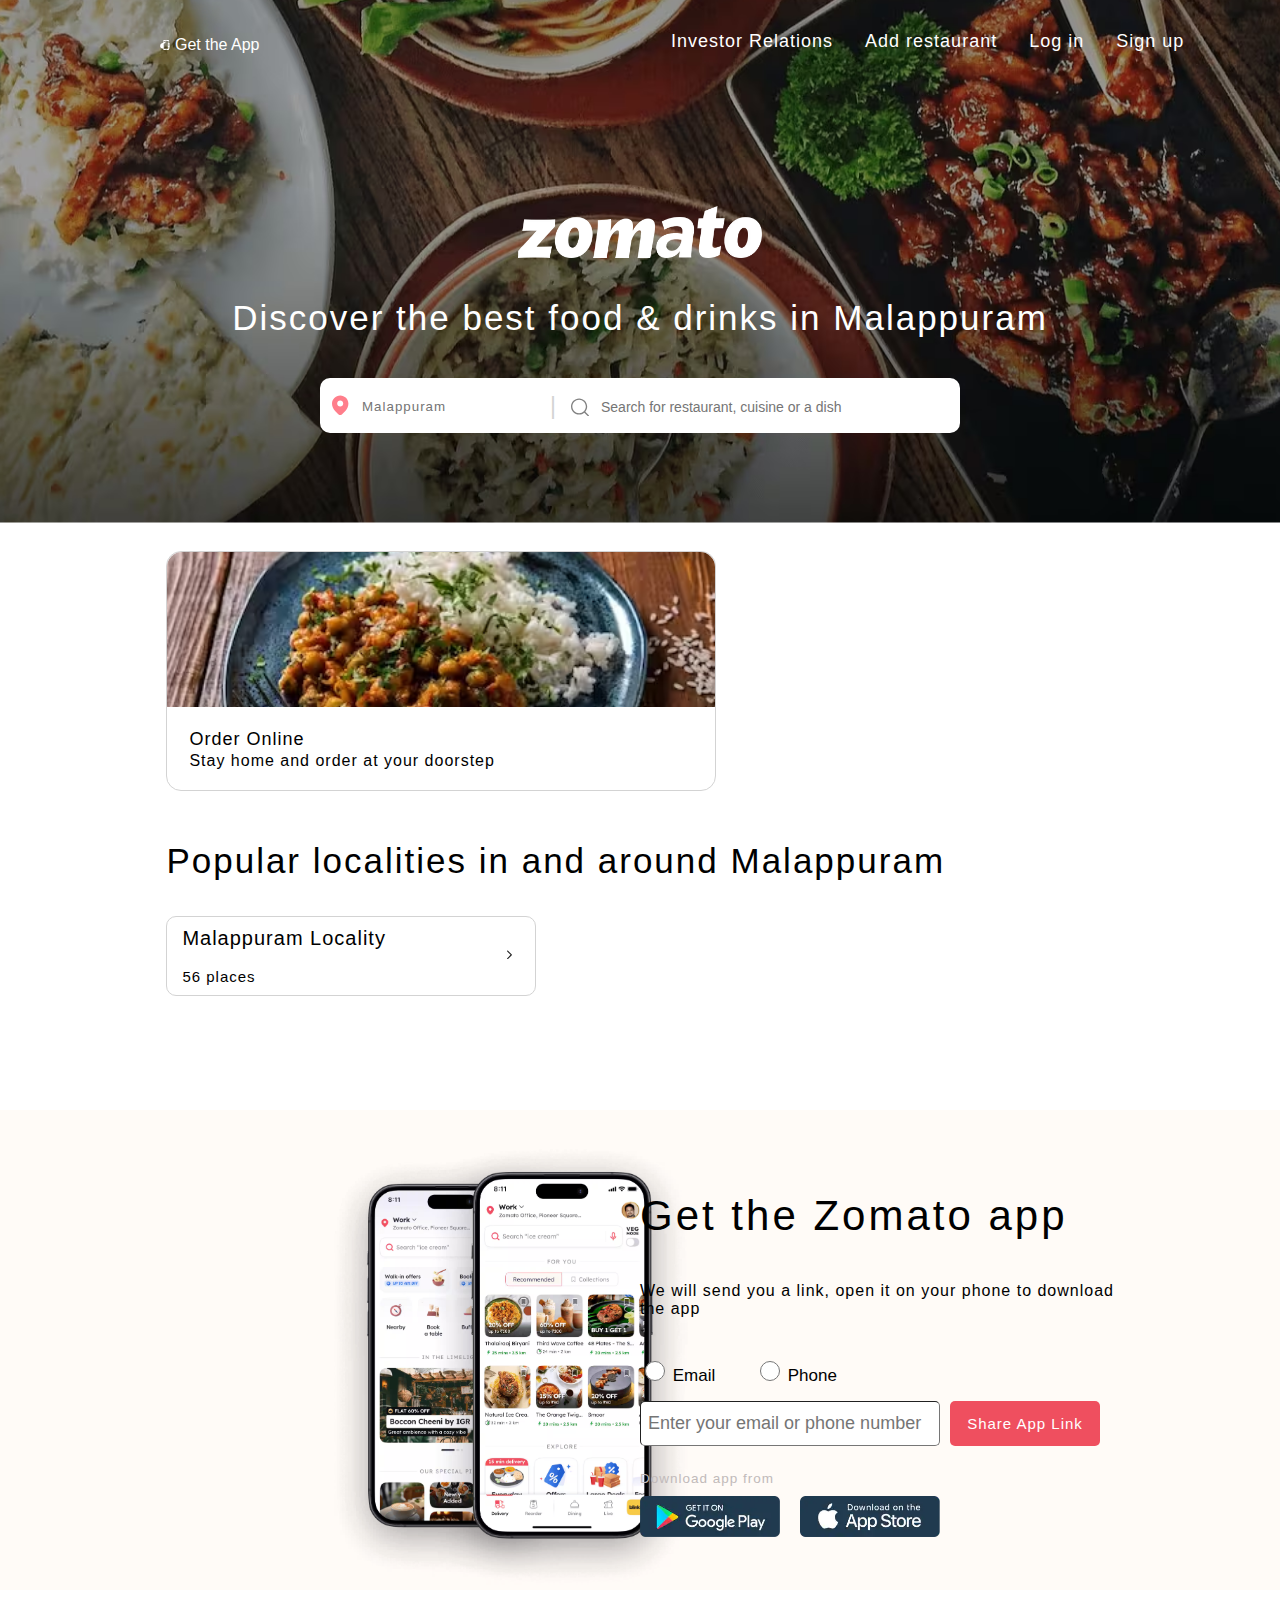
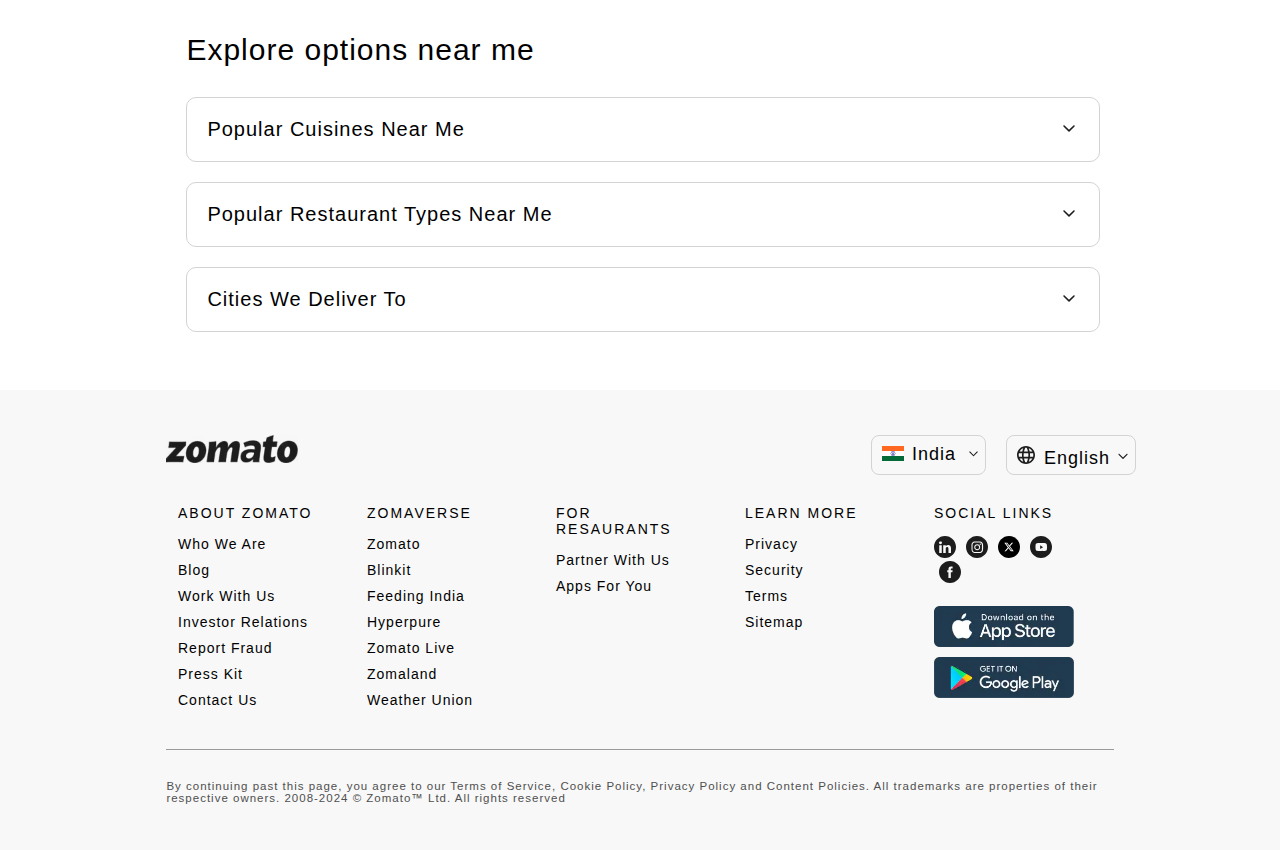
<file: index.html>
<!DOCTYPE html>
<html lang="en">
<head>
    <meta charset="UTF-8">
    <meta name="viewport" content="width=device-width, initial-scale=1.0">
    <title>Zomato</title>
    <link rel="icon" href="Assets/square_zomato_logo_new.svg"/>
    <link rel="stylesheet" href="style.css"/>
    <!-- font awesome -->
    <link rel="stylesheet" href="https://cdnjs.cloudflare.com/ajax/libs/font-awesome/6.6.0/css/all.min.css" integrity="sha512-Kc323vGBEqzTmouAECnVceyQqyqdsSiqLQISBL29aUW4U/M7pSPA/gEUZQqv1cwx4OnYxTxve5UMg5GT6L4JJg==" crossorigin="anonymous" referrerpolicy="no-referrer" />
</head>
<body>
    <div class="main-container">
        <header>
            <div class="image-container">
                <img src="Assets/coverimage.avif"/>
            </div>
            <nav class="nav">
                <div class="nav-container">
                    <div class="logo-container">
                        <svg class="logo" xmlns="http://www.w3.org/2000/svg" fill="#FFFFFF" width="10" height="10" viewBox="0 0 20 20" aria-labelledby="icon-svg-title- icon-svg-desc-" role="img" class="sc-rbbb40-0 gvsUip"><title>download-app</title><path d="M18.5793 9.18939H16.5865H16.3199C15.7307 9.18939 15.2529 9.6672 15.2529 10.2583V10.3742C15.2529 10.9659 15.7307 11.444 16.3207 11.444H18.3156H18.5793C19.1696 11.444 19.6488 10.9639 19.6488 10.3742L19.6477 10.2569C19.6488 9.6672 19.1696 9.18939 18.5793 9.18939Z"></path><path d="M18.5804 6.52262H18.1097V1.35122C18.1097 0.607964 17.5017 0 16.7582 0H7.84167C7.09841 0 6.49045 0.608249 6.49045 1.35122V5.06151C4.69196 6.07821 2.83696 7.14029 2.83296 7.14286C1.82597 7.5573 0.350586 8.89453 0.350586 12.0522C0.350586 12.3342 0.369139 12.5945 0.395113 12.846C0.40339 12.9197 0.412524 12.9904 0.422514 13.0615C0.448488 13.2462 0.481027 13.4229 0.519845 13.5907C0.533831 13.6506 0.544678 13.7131 0.559805 13.7705C0.612039 13.9646 0.67255 14.1467 0.740482 14.32C0.774733 14.4059 0.811839 14.4841 0.84923 14.5646C0.88919 14.6494 0.929436 14.7327 0.972535 14.8106C1.02249 14.9045 1.07244 14.995 1.12724 15.0809C1.14037 15.1009 1.15464 15.1192 1.16805 15.1394C2.46847 17.1052 4.8675 17.114 4.8675 17.114H6.49045V18.6494C6.49045 19.3918 7.09841 19.9997 7.84167 19.9997H16.7579C17.5014 19.9997 18.1094 19.3915 18.1094 18.6494V16.7767H18.3155V16.7755H18.5784C19.1695 16.7755 19.6487 16.2974 19.6476 15.7063L19.6487 15.5898C19.6476 14.9996 19.1695 14.5229 18.5792 14.5229H18.3155H16.5861H16.3195C15.7292 14.5229 15.2525 15.0007 15.2525 15.5907V15.7091C15.2525 16.2977 15.7304 16.7775 16.3203 16.7775H17.1692V17.5008H7.43036V7.79877C7.91959 7.48851 8.37256 7.18995 8.63088 6.98987C9.93957 5.97774 11.1818 5.17169 11.3499 4.4407C11.5688 3.49222 10.8407 2.69302 9.57765 3.34922C9.17976 3.55587 8.36315 4.00885 7.43036 4.53261V2.14129L17.1692 2.14271V6.52205H16.5861V6.52319H16.3209C15.7304 6.52319 15.2511 7.001 15.2511 7.59269V7.70858C15.2511 8.29999 15.7303 8.77665 16.3195 8.77665H16.5846H18.3141H18.5798C19.1695 8.77665 19.6476 8.29884 19.6476 7.70858V7.58955C19.6487 7.00186 19.1709 6.52262 18.5804 6.52262ZM12.2986 17.9752C12.6731 17.9752 12.9751 18.2774 12.9751 18.6511C12.9751 19.0255 12.6728 19.3267 12.2986 19.3267C11.9256 19.3267 11.6242 19.0247 11.6242 18.6511C11.6247 18.2786 11.927 17.9752 12.2986 17.9752ZM13.7266 1.30098H10.8735C10.7839 1.30098 10.7097 1.2282 10.7097 1.13829C10.7097 1.04695 10.7839 0.974169 10.8735 0.974169H13.7266C13.8163 0.974169 13.8893 1.04667 13.8893 1.13829C13.8893 1.22792 13.8163 1.30098 13.7266 1.30098Z"></path><path d="M18.5788 11.8561H18.3151H16.3193C15.7302 11.8561 15.251 12.3353 15.251 12.9253V13.0423C15.251 13.6329 15.7291 14.1107 16.3193 14.1107H16.5845H18.3139H18.5782C19.1693 14.1107 19.646 13.6329 19.6474 13.0423V12.9253C19.6472 12.3353 19.1705 11.8561 18.5788 11.8561Z"></path></svg>
                        <p class="logo-label" >Get the App</p>
                    </div>
                    <div class="nav-tabs">
                        <table class="nav-table">
                            <tr>
                                <td><label><a class="nav-labels" href="">Investor Relations</a></label></td>
                                <td><label><a class="nav-labels" href="">Add restaurant</a></label></td>
                                <td><label><a class="nav-labels" href="">Log in</a></label></td>
                                <td><label><a class="nav-labels" href="">Sign up</a></label></td>
                            </tr>
                        </table>
                    </div>
                </div>
            </nav>
            <div class="content-wrapper">
                <img src="Assets/asset 4.avif" class="white-zomato" alt role="presentation">
                <h1 class="search-top-text">Discover the best food & drinks in Malappuram</h1>
                <div class="search-container">
                    <div class="location-logo">
                        <img src="Assets/asset 11.svg" alt role="presentation">
                    </div>
                    <div class="location-input">
                        <input class="malappuram"  type="location" placeholder="Malappuram">
                    </div>
                    <div class="dropdown"> <a href=""><i class="fa-solid fa-caret-down"></i></a></div>
                    <div class="line"  >|</div>
                    <div class="search-icon"><img src="Assets/asset 14.svg" alt=""></div>
                    <div class="search-label"><input type="text" placeholder="Search for restaurant, cuisine or a dish"> </div>
                </div>
            </div>
        </header>
        



    <div class="partition1">
        <div class="order-online">
            <div class="order-online-image-container" >
                <img src="Assets/OrderOnline.avif" alt role="presentation">
            </div>
            <div class="order-online-text-container" >
                <div class="order-online-text1">
                    <p id="order-online-headtext">Order Online</p>
                    <p>Stay home and order at your doorstep</p>
                </div>
            </div>

        </div>
        <div class="localities" >
            <p>Popular localities in and around <b>Malappuram</b> </p>
        </div>
        <div class="localities-box">
            <div class="localities-box-text"><p>Malappuram Locality</p><br><weak>56 places</weak></div>
            <div class="localities-box-symbol" > <img src="Assets/asset 15.svg" alt> </div>
        </div>
    </div>




    <div class="partition2">
        <div class="mobile-image-container">
            <img src="Assets/phone.avif" alt >

        </div>
        <div class="app-download-controls">
            <p style="font-size: 42px; letter-spacing: 3px; font-weight: 501;">Get the Zomato app</p>
            <p style="letter-spacing: 1px; font-weight: 100;">We will send you a link, open it on your phone to download<br>the app</p>
            <form class="download-form">
                <label class="radio-label">
                    <input class="checkbox" type="radio" name="contactType" value="email" onclick="changeInputType()">
                    Email
                </label>
                <label class="radio-label">
                    <input class="checkbox" type="radio" name="contactType" value="tel" style="margin-left: 40px;" onclick="changeInputType()">
                    Phone
                </label><br>
                <input id="contactInput" type="tel" placeholder=" Enter your email or phone number">
            </form>
            <script>
                function changeInputType() {
                    const inputField = document.getElementById("contactInput");
                    const emailRadio = document.querySelector('input[value="email"]');
                    const phoneRadio = document.querySelector('input[value="tel"]');
        
                    if (emailRadio.checked) {
                        inputField.type = "email";
                        inputField.placeholder = " Email";
                    } else if (phoneRadio.checked) {
                        inputField.type = "tel";
                        inputField.placeholder = " type here...";
                    }
                }
            </script>
            <div class="share-button">
                <input type="submit" value="Share App Link">
            </div>
            <div style="font-size: 13.5px; width:100%; float: right; margin-top: 25px; font-weight: 100; color: rgb(193, 186, 186); letter-spacing: 1px;">
                Download app from
            </div>
            <div class="appstore-playstore-images">
                <a href="https://play.google.com/store/search?q=zomato&c=apps&hl=en_IN"><img class="images" src="Assets/playstore.webp" alt ></a>
                <a href="https://play.google.com/store/search?q=zomato&c=apps&hl=en_IN"><img id="appstore" class="images" src="Assets/appstore.webp" alt ></a>
            </div>
        </div>
    </div>




    <div class="partition3">
        <div class="explore"><p>Explore options near me</p></div>
        <a href="">
            <div class="option-boxes" >
                <p>Popular Cuisines Near Me</p>
                <img  src="Assets/asset 18.svg"  alt="">
            </div>
        </a>
        <a href="">
            <div class="option-boxes" >
                <p>Popular Restaurant Types Near Me</p>
                <img src="Assets/asset 18.svg"  alt="">
            </div>
        </a>
        <a href="">
            <div class="option-boxes" >
                <p>Cities We Deliver To</p>
                <img src="Assets/asset 18.svg"  alt="">
            </div>
        </a>

    </div>
    
    

    <div class="footer">
        <div class="footer-head">
            <div class="footer-logo">
                <img src="Assets/asset 8.avif" alt="">
                <a href=""><div class="country">
                    <img src="Assets/Flag_of_India.svg" alt="">
                    <span>India</span>
                    <img class="down" src="Assets/asset 30.svg" alt="">
                </div>
                </a>
            </div>
            <div class="footer-language">
                <a href=""><div class="language">
                    <svg xmlns="http://www.w3.org/2000/svg" fill="#1C1C1C" width="18" height="18" viewBox="0 0 20 20" aria-labelledby="icon-svg-title- icon-svg-desc-" role="img" class="sc-rbbb40-0 iwHbVQ"><title>language-globe</title><path d="M10 0c-5.523 0-10 4.477-10 10s4.477 10 10 10c5.523 0 10-4.477 10-10v0c-0.011-5.518-4.482-9.989-9.999-10h-0.001zM17.14 6.18h-3c-0.264-1.393-0.63-2.62-1.107-3.791l0.047 0.131c1.755 0.733 3.161 2.010 4.039 3.618l0.021 0.042zM18.1 10c-0.002 0.676-0.090 1.33-0.252 1.954l0.012-0.054h-3.44c0.059-0.57 0.092-1.231 0.092-1.9s-0.034-1.33-0.099-1.982l0.007 0.082h3.44c0.15 0.57 0.238 1.224 0.24 1.899v0.001zM1.9 10c0.002-0.676 0.090-1.33 0.252-1.954l-0.012 0.054h3.46c-0.059 0.57-0.092 1.231-0.092 1.9s0.034 1.33 0.099 1.982l-0.007-0.082h-3.46c-0.15-0.57-0.238-1.224-0.24-1.899v-0.001zM7.48 8.1h5.040c0.063 0.57 0.099 1.231 0.099 1.9s-0.036 1.33-0.107 1.981l0.007-0.081h-5.040c-0.063-0.57-0.099-1.231-0.099-1.9s0.036-1.33 0.107-1.981l-0.007 0.081zM10.76 1.9c0.603 1.228 1.106 2.657 1.436 4.152l0.024 0.128h-4.44c0.354-1.623 0.857-3.052 1.51-4.395l-0.050 0.115c0.24 0 0.5 0 0.76 0s0.48 0 0.76 0zM6.96 2.48c-0.445 1.051-0.825 2.291-1.079 3.576l-0.021 0.124h-3c0.899-1.65 2.305-2.927 4.007-3.64l0.053-0.020zM2.86 13.8h3c0.262 1.4 0.629 2.634 1.107 3.811l-0.047-0.131c-1.757-0.738-3.165-2.022-4.039-3.637l-0.021-0.043zM9.24 18.1c-0.605-1.234-1.108-2.67-1.437-4.172l-0.023-0.128h4.44c-0.352 1.63-0.855 3.066-1.51 4.415l0.050-0.115c-0.24 0-0.5 0-0.76 0s-0.48 0-0.76 0zM13.040 17.52c0.431-1.046 0.798-2.28 1.041-3.558l0.019-0.122h3.040c-0.902 1.642-2.308 2.912-4.006 3.62l-0.054 0.020z"></path></svg>
                    <span>English</span>
                    <img class="down" src="Assets/asset 30.svg" alt="">
                </div></a>
            </div>
        </div>
        <div class="footer-body">
            <div class="table">
                <div style="width: 15%; float: left;" >
                    <ul class="table-heading">ABOUT ZOMATO</ul>
                    <div class="table-data" >
                    <ul>Who We Are</ul>
                    <ul>Blog</ul>
                    <ul>Work With Us</ul>
                    <ul>Investor Relations</ul>
                    <ul>Report Fraud</ul>
                    <ul>Press Kit</ul>
                    <ul>Contact Us</ul>
                     </div>
                </div>
                <div style="width: 15%; float: left;" >
                    <ul class="table-heading">ZOMAVERSE</ul>
                    <div class="table-data" >
                    <ul>Zomato</ul>
                    <ul>Blinkit</ul>
                    <ul>Feeding India</ul>
                    <ul>Hyperpure</ul>
                    <ul>Zomato Live</ul>
                    <ul>Zomaland</ul>
                    <ul>Weather Union</ul>
                     </div>
                </div>
                <div style="width: 15%; float: left;" >
                    <ul class="table-heading">FOR RESAURANTS</ul>
                    <div class="table-data" >
                    <ul>Partner With Us</ul>
                    <ul>Apps For You</ul>
                    <ul></ul>
                    <ul></ul>
                    <ul></ul>
                    <ul></ul>
                    <ul></ul>
                     </div>
                </div>
                <div style="width: 15%; float: left;" >
                    <ul class="table-heading">LEARN MORE</ul>
                    <div class="table-data" >
                    <ul>Privacy</ul>
                    <ul>Security</ul>
                    <ul>Terms</ul>
                    <ul>Sitemap</ul>
                    <ul></ul>
                    <ul></ul>
                    <ul></ul>
                     </div>
                </div>
                <div style="width: 15%; float: left;" >
                    <ul class="table-heading">SOCIAL LINKS</ul>
                    <div class="table-data" >
                    <ul>
                        <a href=""><img src="Assets/asset 21.svg" alt=""></a>
                        <a href=""><img style="margin-left: 5px;" src="Assets/asset 22.svg" alt=""></a>
                        <a href=""><img style="width: auto; height: 22px;margin-left: 5px;" src="Assets/asset 24.svg" alt=""></a>
                        <a href=""><img style="margin-left: 5px;" src="Assets/asset 25.svg" alt=""></a>
                        <a href=""><img style="margin-left: 5px;" src="Assets/asset 26.svg" alt=""></a>
                    </ul>
                    <ul>
                        <a href="https://play.google.com/store/search?q=zomato&c=apps&hl=en_IN">
                        <img  class="images" src="Assets/appstore.webp" alt ></a>
                    </ul>
                    <ul>
                        <a href="https://play.google.com/store/search?q=zomato&c=apps&hl=en_IN">
                        <img class="images" src="Assets/playstore.webp" alt ></a>
                    </ul>
                     </div>
                </div>
            </div>
        </div>
        <div class="h-line">
            <hr>

            <p>By continuing past this page, you agree to our Terms of Service, Cookie Policy, Privacy Policy and Content Policies. All trademarks are properties of their respective owners. 2008-2024 © Zomato™ Ltd. All rights reserved</p>

        </div>
    </div>
    </div>
</body>
</html>
</file>
<file: style.css>
*{
    box-sizing: border-box;
}
body{
    margin:0;
    width: 100%;
    font-family: Okra, Helvetica, sans-serif;
}

/* Header styles */

.navcontainer{
    width: 80%;
    margin: auto;
    
}
.header{
    position: relative;
}
.image-container{
    position: relative;
    width: 100%;
    height: 500px;
}
.image-container img{
    width: 100%;
    height: 100%;
    object-fit: cover;
    transform: scale(1.09);
}
.nav{
    position: absolute;
    top: 0;
    width: 100%;
    color: #fff;
}
.logo-container{
    width: 50%;
    float: left;
    padding-top: 20px;
}
.logo{
    float: left;
    margin-left: 25%;
    margin-top: 20px;
}
.logo-label{
    float: left;
    margin-left: 5px    ;
}
.nav-tabs{
    width: 50%;
    float:left;
}
.nav-labels{
    text-decoration: none;
    color: #fff;
    font-size: 18px;
    font-weight: lighter;
    letter-spacing: 1px;
}
.nav-table{
    border-spacing: 30px;
}
.content-wrapper{
    position: absolute;
    bottom: calc(45% - 11.1rem);
    display: flex;
    flex-direction: column;
    align-items: center;
    width: 100%;
}
.white-zomato{
    top: 0px;
    left: 0px;
    height: 19%;
    width: 19%;
    object-fit: contain;
    transform: none;
    opacity: 1;
    transition: 1.4s;
}
.search-top-text{
    color: #fff;
    letter-spacing: 2px;
    margin: 40px;
    font-family: Okra, Helvetica, sans-serif;
    font-weight: normal;
    font-size: 35px;
}
.search-container{
    background-color: #fff;
    width: 50%;
    height: 55px;
    margin-bottom: 240px;
    padding-top: 15px;
    border-radius: 10px;
}
.location-logo{
    margin-left: 10px;
    float: left;
    margin-top: 2px;
}
.location-input{
    float: left;
    margin-left: 10px;
}
.malappuram{
    width: 170px;
    border: none;
    letter-spacing: 1px;
    color: grey;
    margin-top: 5px;
}
.dropdown{
    width: 20px;
    float: left;
    margin-top: 5px;
}
.line{
    
    color: lightgray;
    float: left;
    font-weight: lighter;
    font-size: 23px;
}
.search-icon{
    float: left;
    margin-left: 15px;
    margin-top: 5px;
    align-items: center;
    position: center ;
    color: lightgray;
}
.search-label input{
    border: none;
    margin-left: 10px;
    margin-top: 5px;
    width: 300px;
    font-size: 14px;
}

/* partition 1 styles */

.partition1{
    padding-left: 13%;
    padding-top: 4%;
    padding-bottom: 5%;
}
.order-online{
    height: 240px;
    width: 550px;
    border-radius: 15px;
    border-color: lightgrey;
    border-width: 1px;
    border-style: solid;
    transition: transform .2s;
}
.order-online:hover{
    transform: scale(1.05);
}
.order-online-image-container{
    width: 100%;
    height: 65%;
    position: relative;
}
.order-online-image-container img{
    width: 100%;
    height: 100%;
    object-fit: cover;
    transform: scale(1);
    border-top-left-radius: 15px;
    border-top-right-radius: 15px;
}
.order-online-text-container{
    width: 100%;
    height: 35%;
    padding: 20px;
}
#order-online-headtext{
    font-weight: normal;
    font-size: 18px;
    letter-spacing: 1px;
}
.order-online-text-container p{
    margin: 2px;
    letter-spacing: 1px;
    font-weight: lighter;

}
.localities{
    margin-top: 50px;
    font-size: 35px;
    letter-spacing: 2px;
    font-weight: lighter;
}
.localities b{
    font-weight: 400;
}
.localities-box{
    width: 370px;
    height: 80px;
    border-style: solid;
    border-width: 1px;
    border-radius: 10px;
    border-color: lightgray;
    transition: box-shadow 0.5s ease;
}
.localities-box:hover{
    box-shadow: 2px 2px 5px rgba(36, 36, 36, 0.5);
}
.localities-box-text{
    height: 100%;
    width: 80%;
    float: left;
    padding-left: 15px;
    padding-top: 10px;
}
.localities-box-symbol{
    height:100%;
    width: 20%;
    float: left;
}
.localities-box-symbol img{
    margin-top: 30px;
    margin-left: 40px;
    

}
.localities-box-text p{
    margin: 0;
    font-size: 20px;
    letter-spacing: 1px;
    font-weight: normal;
}
.localities-box-text weak{
    font-size: 15px;
    font-weight: lighter;
    letter-spacing: 1px;
}

/* partition 2 styles */
.partition2{
    width: 100%;
    height: 480px;
    margin-top: 50px;
    background-color: rgb(255, 251, 247);
}
.mobile-image-container{
    height: 100%;
    width: 50%;
    float: left;
    padding-top: 35px;
    padding-left: 300px;
}
.mobile-image-container img{
    height: 440px;
    width: 420px;
}
.app-download-controls{
    padding-top: 40px;
    height: 100%;
    width: 50%;
    float: left;
}
.download-form{
    margin-top: 40px;
}
.radio-label{
    font-size: 17px;
}
.checkbox{
    height:20px; 
    width:20px; 
    accent-color: rgb(239, 79, 95);
}
#contactInput{
    width: 300px;
    height: 45px;
    margin-top: 15px;
    border-radius: 5px;
    border-width: 1px;
    font-size: 18px;
    font-weight: lighter;
    float:left;
}
.share-button{
    float: left;
    margin-top: 15px;
    margin-left: 10px;
}
.share-button input{
    height: 45px;
    width: 150px;
    border-radius: 5px;
    border-width: 0;
    background-color: rgb(239, 79, 95);
    color: #fff;
    font-size: 15px;
    font-weight: lighter;
    letter-spacing: 1px;
}
.share-button input:hover{
    background-color: rgb(226, 54, 71);;
    color: white;
}
.images{
    height: auto;
    width: 140px;
    float: left;
    margin-top: 10px;
}
#appstore{
    margin-left: 20px;
}

/* partition 3 styles */
.partition3{
    width: 100%;
    height: 400px;
    background-color: rgb(255, 255, 255);
    padding-left: 13%;
    padding-top: 1%;
}
.explore p{
    font-size: 30px;
    font-weight: 500;
    letter-spacing: 1px;
    margin-left: 20px;
}
.option-boxes{
    width: 82%;
    height: 65px;
    border-style: solid;
    border-width: 1px;
    border-radius: 10px;
    border-color: lightgray;
    margin: 20px;
}
.option-boxes p{
    float: left;
    margin: 20px;
    font-size: 20px;
    letter-spacing: 1px;
    color: black;
}
.option-boxes img{
    float: right;
    margin: 20px;
}





/* footer styles */
.footer{
    width: 100%;
    height: 460px;
    background-color: rgb(248, 248, 248);  
    padding-top: 3.5%;  
}
.footer-head{
    width: 100%;
    height: 60px;
    margin-left: 13%;
}
.footer-logo{
    width: 64%;
    height: 100%;
    float: left;
}
.footer-logo img{
    float: left;
    height: 28px;
    width: auto;
}

.country{
    width: 115px;
    height: 40px;
    border-style: solid;
    border-width: 1px;
    border-radius: 8px;
    border-color: lightgray;
    float: right;   
}
.country img{
    width: auto;
    height: 15px;
    float: left;
    margin-top: 10px;
    margin-left: 10px;
}
.country span{
    letter-spacing: 1px;
    font-size: 18px;
    margin-top: 8px;
    margin-left: 8px;
    float: left;
    color: #000;
}
.country down{
    float: left;
    margin-right: 4px;
}
.footer-language{
    width: 36%;
    height: 100%;
    float: left;
}
.language{
    width: 130px;
    height: 40px;
    border-style: solid;
    border-width: 1px;
    border-radius: 8px;
    border-color: lightgray;
    float: left;
    margin-left: 20px;
}
.language svg{
    margin-top: 10px;
    margin-left: 10px;
}
.language span{
    margin-left: 5px;
    margin-bottom: 5px;
    font-size: 18px;
    letter-spacing: 1px;
    color: #000;
}
.footer-body{
    width: 100%;
    height: 50%;
    margin-left: 10%;
}
.table{
    padding: 10px;
}
.table ul{
    margin: 0;
}
.table-heading{
    font-size: 14px;
    letter-spacing: 2px;
}
.table-data {
    margin-top: 15px; 
}
.table-data ul{
    margin-top: 10px;
    font-size: 14px;
    letter-spacing: 1px;
    font-weight: lighter;
}
.h-line{
    padding-left: 13%;
    padding-right: 13%;
    padding-top: 3%;
}
.h-line hr{
    border-width: 1px 0px 0px;
}
.h-line p{
    font-size: 11.5px;
    color: rgb(79, 79, 79);
    font-weight: lighter; 
    letter-spacing: 1px;
    margin-top: 30px;
}
</file>
